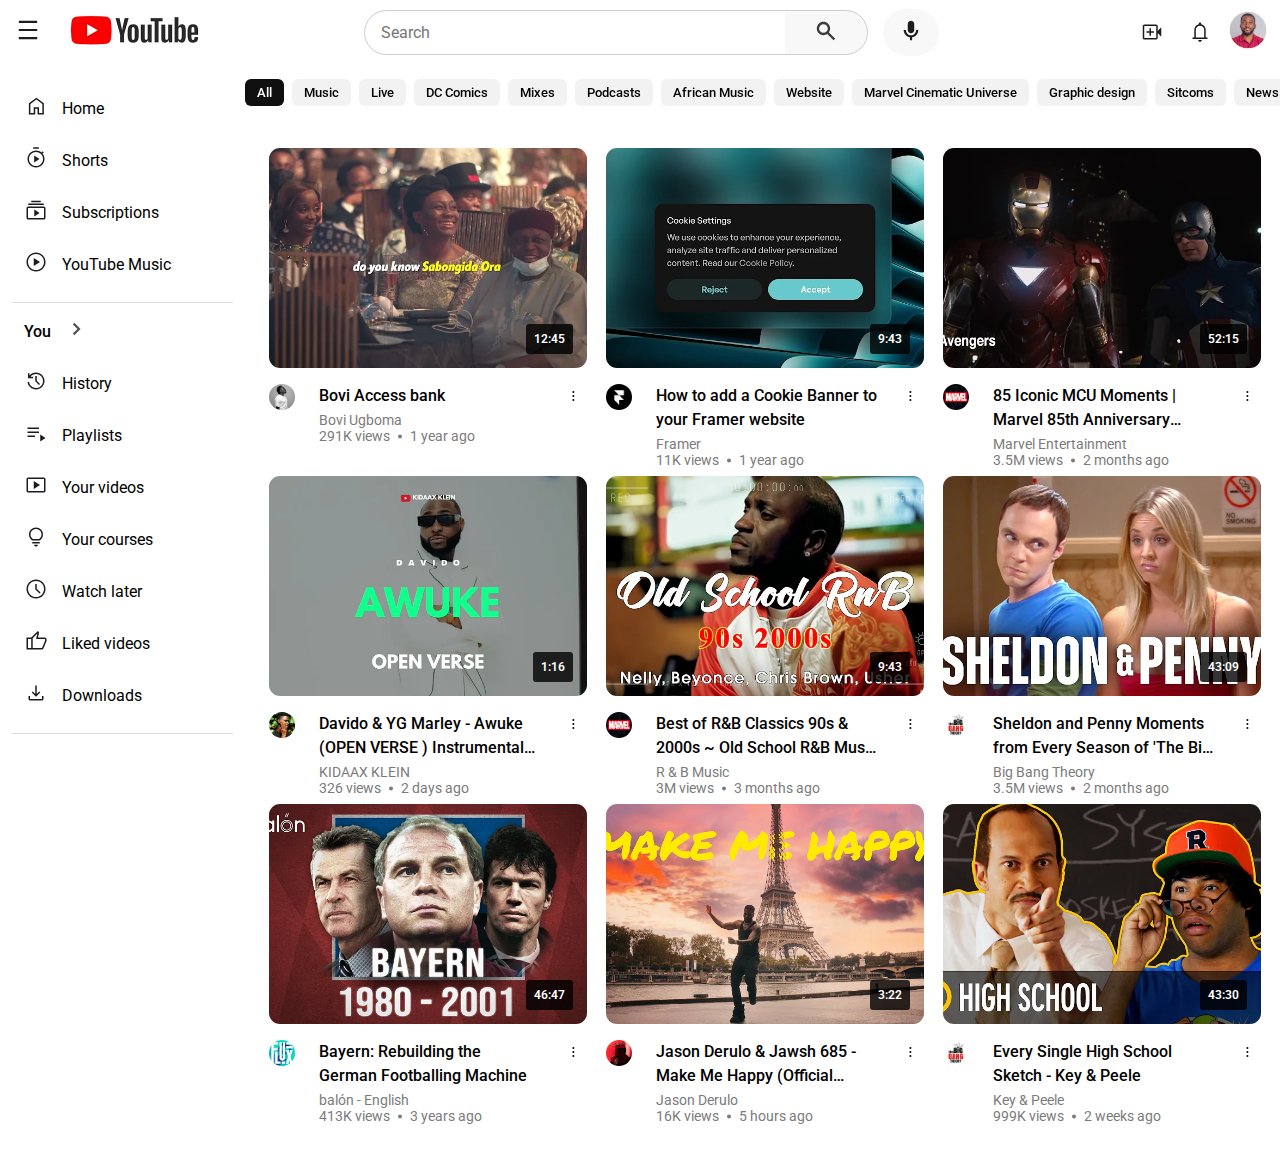
<file: index.html>
<!DOCTYPE html>
<html lang="en">
<head>
    <meta charset="UTF-8">
    <meta name="viewport" content="width=device-width, initial-scale=1.0">
    <title> Youtube clone </title>
    <link rel="stylesheet" href="./style.css">
</head>

<body>

<div class="main-container">

    <div class="header">

        <div class="sidebar-menu-and-logo">

            <div class="icon-container"> 
                <img src="./icons/density_medium.svg" alt="menu">
            </div>
            <div class="logo-container">
                <img src="./youtube assets/youtbe logo.png" alt="">
            </div>

        </div>

        <div class="search-and-mic-container">

            <div class="search-and-button-container">
                <form class="search-form" >
                    <input class="search-input" type="text" name="search" placeholder="Search">
                    <div class="search-button-container">
                        <button>
                            <img src="./icons/search.svg" alt="search">
                        </button>
                    </div>
                    
                </form>  
            </div>

            <div class="mic-button-container">
                <button>
                    <img src="./icons/mic.svg" alt="mic">
                </button>
            </div>
            


        </div>
        
        <div class="right-content-container">

            <div class="nav-link">
                <img src="./icons/video_call.svg" alt="Notifications">
            </div>

            <div class="nav-link">
                <img src="./icons/notifications.svg" alt="Notifications">
            </div>


            <div class="profile-picture">
                <img src="./youtube assets/profile picture.svg" alt="profile-pitcure">
            </div>
        </div>

    </div>

    <div class="body">

        <div class="side-bar-container">

            <div class="sections-container">

                <div class="section top"> 

                    <div class="menu-item">
                        <div class="menu-icon-container">
                            <img src="./icons/home.svg" alt="Home">
                        </div>
                        <div class="menu-title">
                            <p> Home </p>
                        </div>
                    </div>
    
                    <div class="menu-item">
                        <div class="menu-icon-container">
                            <img src="./icons/timer_play.svg" alt="Home">
                        </div>
                        <div class="menu-title">
                            <p> Shorts </p>
                        </div>
                    </div>
    
                    <div class="menu-item">
                        <div class="menu-icon-container">
                            <img src="./icons/subscriptions.svg" alt="Home">
                        </div>
                        <div class="menu-title">
                            <p> Subscriptions </p>
                        </div>
                    </div>
    
                    <div class="menu-item">
                        <div class="menu-icon-container">
                            <img src="./icons/play_circle.svg" alt="Home">
                        </div>
                        <div class="menu-title">
                            <p> YouTube Music </p>
                        </div>
                    </div>
    
                </div>
    
                <div class="line">
                    <img src="./icons/Line 4.svg" alt="">
                </div>
    
                <div class="section second"> 
    
                    <div class="section-header">
                        <div class="menu-title">
                            <p> You </p>
                        </div>
                        <div class="menu-icon-container">
                            <img src="./icons/chevron_right.svg" alt="You">
                        </div>
                        
                    </div>
    
                    <div class="menu-item">
                        <div class="menu-icon-container">
                            <img src="./icons/history.svg" alt="Home">
                        </div>
                        <div class="menu-title">
                            <p> History </p>
                        </div>
                    </div>
    
                    <div class="menu-item">
                        <div class="menu-icon-container">
                            <img src="./icons/playlist_play.svg" alt="Playlists">
                        </div>
                        <div class="menu-title">
                            <p> Playlists </p>
                        </div>
                    </div>
    
                    <div class="menu-item">
                        <div class="menu-icon-container">
                            <img src="./icons/smart_display.svg" alt="Your videos">
                        </div>
                        <div class="menu-title">
                            <p> Your videos </p>
                        </div>
                    </div>
    
                    <div class="menu-item">
                        <div class="menu-icon-container">
                            <img src="./icons/lightbulb.svg" alt="Your courses">
                        </div>
                        <div class="menu-title">
                            <p> Your courses </p>
                        </div>
                    </div>
    
                    <div class="menu-item">
                        <div class="menu-icon-container">
                            <img src="./icons/schedule.svg" alt="Watch later">
                        </div>
                        <div class="menu-title">
                            <p> Watch later </p>
                        </div>
                    </div>
    
                    <div class="menu-item">
                        <div class="menu-icon-container">
                            <img src="./icons/thumb_up.svg" alt="Liked videos">
                        </div>
                        <div class="menu-title">
                            <p> Liked videos </p>
                        </div>
                    </div>
    
                    <div class="menu-item">
                        <div class="menu-icon-container">
                            <img src="./icons/download.svg" alt="Liked videos">
                        </div>
                        <div class="menu-title">
                            <p> Downloads </p>
                        </div>
                    </div>
    
                </div>
    
                <div class="line">
                    <img src="./icons/Line 4.svg" alt="">
                </div>

            </div>
            
           

        </div>

        <div  class="filter-and-content-container">

            <div class="filter-chips-container">

                <div class="filter active">
                    <button> All </button>
                </div>

                <div class="filter inactive">
                    <button> Music </button>
                </div>

                <div class="filter inactive">
                    <button> Live </button>
                </div>

                <div class="filter inactive">
                    <button> DC Comics </button>
                </div>

                <div class="filter inactive">
                    <button> Mixes </button>
                </div>

                <div class="filter inactive">
                    <button> Podcasts </button>
                </div>

                <div class="filter inactive">
                    <button> African Music </button>
                </div>

                <div class="filter inactive">
                    <button> Website </button>
                </div>

                <div class="filter inactive">
                    <button> Marvel Cinematic Universe </button>
                </div>

                <div class="filter inactive">
                    <button> Graphic design </button>
                </div>

                <div class="filter inactive">
                    <button> Sitcoms </button>
                </div>

                <div class="filter inactive">
                    <button> News </button>
                </div>

                <div class="filter inactive">
                    <button> Algorithms </button>
                </div>

                <div class="filter inactive">
                    <button> Highlight films </button>
                </div>

                <div class="filter inactive">
                    <button> Premier League </button>
                </div>

                <div class="filter inactive">
                    <button> Premier League </button>
                </div>
                
            </div>

            <div class="content-container">

                <div class="content-row-container">

    <!-- Content card 1 -->

                    <div class="content-card">

                        <div class="card-image-container">
                            <div class="time-stamp">
                                <p> 12:45 </p>
                            </div>
                        </div>

                        <div class="bottom-content-container"> 

                            <div class="account-image">
                                <img src="./Account images/bovi-profile-image.jpg" alt="">
                            </div>

                            <div class="text-container">
                                <div class="title">
                                    <p> Bovi Access bank </p>
                                </div>

                                <div class="account-and-metrics-container">

                                <div class="account-name">
                                    <p> Bovi Ugboma </p>
                                </div>
                                <div class="metrics-container">

                                    <div class="views"> 
                                        <p> 291K views </p>
                                    </div>
                                    <div class="divider-dot">
                                        <img src="./icons/dividier dot.svg" alt="">
                                    </div>
                                    <div class="duration"> 
                                        <p> 1 year ago </p>
                                    </div>

                                </div>

                                </div>
                            </div>

                            <div class="more-container">
                                <img src="./icons/more_vert.svg" alt="more">
                            </div>

                        </div>




                    </div>
    <!--Content card 2  -->
                    <div class="content-card">

                        <div class="card-image-container two">
                            <div class="time-stamp">
                                <p> 9:43 </p>
                            </div>
                        </div>

                        <div class="bottom-content-container"> 

                            <div class="account-image">
                                <img src="./Account images/framer.jpg" alt="">
                            </div>

                            <div class="text-container">
                                <div class="title">
                                    <p> How to add a Cookie Banner to your Framer website </p>
                                </div>

                                <div class="account-and-metrics-container">

                                <div class="account-name">
                                    <p> Framer </p>
                                </div>
                                <div class="metrics-container">

                                    <div class="views"> 
                                        <p> 11K views </p>
                                    </div>
                                    <div class="divider-dot">
                                        <img src="./icons/dividier dot.svg" alt="">
                                    </div>
                                    <div class="duration"> 
                                        <p> 1 year ago </p>
                                    </div>

                                </div>

                                </div>
                            </div>

                            <div class="more-container">
                                <img src="./icons/more_vert.svg" alt="more">
                            </div>

                        </div>




                    </div>

    <!--Content card 3  -->
                    <div class="content-card">

                        <div class="card-image-container three">
                            <div class="time-stamp">
                                <p> 52:15 </p>
                            </div>
                        </div>

                        <div class="bottom-content-container"> 

                            <div class="account-image">
                                <img src="./Account images/marvel logo.jpg" alt="">
                            </div>

                            <div class="text-container">
                                <div class="title">
                                    <p> 85 Iconic MCU Moments | Marvel 85th Anniversary Compilation (4K) </p>
                                </div>

                                <div class="account-and-metrics-container">

                                <div class="account-name">
                                    <p> Marvel Entertainment </p>
                                </div>
                                <div class="metrics-container">

                                    <div class="views"> 
                                        <p> 3.5M views </p>
                                    </div>
                                    <div class="divider-dot">
                                        <img src="./icons/dividier dot.svg" alt="">
                                    </div>
                                    <div class="duration"> 
                                        <p> 2 months ago </p>
                                    </div>

                                </div>

                                </div>
                            </div>

                            <div class="more-container">
                                <img src="./icons/more_vert.svg" alt="more">
                            </div>

                        </div>




                    </div>

    <!--Content card 4  -->
                    <div class="content-card">

                        <div class="card-image-container four">
                            <div class="time-stamp">
                                <p> 1:16 </p>
                            </div>
                        </div>

                        <div class="bottom-content-container"> 

                            <div class="account-image">
                                <img src="./Account images/card 4.jpg" alt="">
                            </div>

                            <div class="text-container">
                                <div class="title">
                                    <p> Davido & YG Marley - Awuke (OPEN VERSE ) Instrumental BEAT + HOOK </p>
                                </div>

                                <div class="account-and-metrics-container">

                                <div class="account-name">
                                    <p> KIDAAX KLEIN </p>
                                </div>
                                <div class="metrics-container">

                                    <div class="views"> 
                                        <p> 326 views </p>
                                    </div>
                                    <div class="divider-dot">
                                        <img src="./icons/dividier dot.svg" alt="">
                                    </div>
                                    <div class="duration"> 
                                        <p> 2 days ago </p>
                                    </div>

                                </div>

                                </div>
                            </div>

                            <div class="more-container">
                                <img src="./icons/more_vert.svg" alt="more">
                            </div>

                        </div>




                    </div>

    <!--Content card 5  -->
                    <div class="content-card">

                        <div class="card-image-container five">
                            <div class="time-stamp">
                                <p> 9:43 </p>
                            </div>
                        </div>

                        <div class="bottom-content-container"> 

                            <div class="account-image">
                                <img src="./Account images/marvel logo.jpg" alt="">
                            </div>

                            <div class="text-container">
                                <div class="title">
                                    <p> Best of R&B Classics 90s & 2000s ~ Old School R&B Music Ever 🎶 Akon, Rihanna, Usher, Ne Yo, </p>
                                </div>

                                <div class="account-and-metrics-container">

                                <div class="account-name">
                                    <p> R & B Music </p>
                                </div>
                                <div class="metrics-container">

                                    <div class="views"> 
                                        <p> 3M views </p>
                                    </div>
                                    <div class="divider-dot">
                                        <img src="./icons/dividier dot.svg" alt="">
                                    </div>
                                    <div class="duration"> 
                                        <p> 3 months ago </p>
                                    </div>

                                </div>

                                </div>
                            </div>

                            <div class="more-container">
                                <img src="./icons/more_vert.svg" alt="more">
                            </div>

                        </div>




                    </div>

    <!--Content card 6  -->
                    <div class="content-card">

                        <div class="card-image-container six">
                            <div class="time-stamp">
                                <p> 43:09 </p>
                            </div>
                        </div>

                        <div class="bottom-content-container"> 

                            <div class="account-image">
                                <img src="./Account images/big bang.jpg" alt="">
                            </div>

                            <div class="text-container">
                                <div class="title">
                                    <p> Sheldon and Penny Moments from Every Season of 'The Big Bang Theory' </p>
                                </div>

                                <div class="account-and-metrics-container">

                                <div class="account-name">
                                    <p> Big Bang Theory </p>
                                </div>
                                <div class="metrics-container">

                                    <div class="views"> 
                                        <p> 3.5M views </p>
                                    </div>
                                    <div class="divider-dot">
                                        <img src="./icons/dividier dot.svg" alt="">
                                    </div>
                                    <div class="duration"> 
                                        <p> 2 months ago </p>
                                    </div>

                                </div>

                                </div>
                            </div>

                            <div class="more-container">
                                <img src="./icons/more_vert.svg" alt="more">
                            </div>

                        </div>




                    </div>

    <!--Content card 7  -->
                    <div class="content-card">

                        <div class="card-image-container seven">
                            <div class="time-stamp">
                                <p> 46:47 </p>
                            </div>
                        </div>

                        <div class="bottom-content-container"> 

                            <div class="account-image">
                                <img src="./Account images/7.jpg" alt="">
                            </div>

                            <div class="text-container">
                                <div class="title">
                                    <p> Bayern: Rebuilding the German Footballing Machine </p>
                                </div>

                                <div class="account-and-metrics-container">

                                <div class="account-name">
                                    <p> balón - English </p>
                                </div>
                                <div class="metrics-container">

                                    <div class="views"> 
                                        <p> 413K views </p>
                                    </div>
                                    <div class="divider-dot">
                                        <img src="./icons/dividier dot.svg" alt="">
                                    </div>
                                    <div class="duration"> 
                                        <p> 3 years ago </p>
                                    </div>

                                </div>

                                </div>
                            </div>

                            <div class="more-container">
                                <img src="./icons/more_vert.svg" alt="more">
                            </div>

                        </div>




                    </div>

    <!--Content card 8  -->
                    <div class="content-card">

                        <div class="card-image-container eight">
                            <div class="time-stamp">
                                <p> 3:22 </p>
                            </div>
                        </div>

                        <div class="bottom-content-container"> 

                            <div class="account-image">
                                <img src="./Account images/jason derulo.jpg" alt="">
                            </div>

                            <div class="text-container">
                                <div class="title">
                                    <p> Jason Derulo & Jawsh 685 - Make Me Happy (Official Music Video) </p>
                                </div>

                                <div class="account-and-metrics-container">

                                <div class="account-name">
                                    <p> Jason Derulo </p>
                                </div>
                                <div class="metrics-container">

                                    <div class="views"> 
                                        <p> 16K views </p>
                                    </div>
                                    <div class="divider-dot">
                                        <img src="./icons/dividier dot.svg" alt="">
                                    </div>
                                    <div class="duration"> 
                                        <p> 5 hours ago </p>
                                    </div>

                                </div>

                                </div>
                            </div>

                            <div class="more-container">
                                <img src="./icons/more_vert.svg" alt="more">
                            </div>

                        </div>




                    </div>

    <!--Content card 9  -->
                    <div class="content-card">

                        <div class="card-image-container nine">
                            <div class="time-stamp">
                                <p> 43:30 </p>
                            </div>
                        </div>

                        <div class="bottom-content-container"> 

                            <div class="account-image">
                                <img src="./Account images/big bang.jpg" alt="">
                            </div>

                            <div class="text-container">
                                <div class="title">
                                    <p> Every Single High School Sketch - Key & Peele </p>
                                </div>

                                <div class="account-and-metrics-container">

                                <div class="account-name">
                                    <p> Key & Peele </p>
                                </div>
                                <div class="metrics-container">

                                    <div class="views"> 
                                        <p> 999K views </p>
                                    </div>
                                    <div class="divider-dot">
                                        <img src="./icons/dividier dot.svg" alt="">
                                    </div>
                                    <div class="duration"> 
                                        <p> 2 weeks ago </p>
                                    </div>

                                </div>

                                </div>
                            </div>

                            <div class="more-container">
                                <img src="./icons/more_vert.svg" alt="more">
                            </div>

                        </div>




                    </div>

                </div>

            </div>

        </div>

    </div>

</div>
    
</body>

</html>
</file>
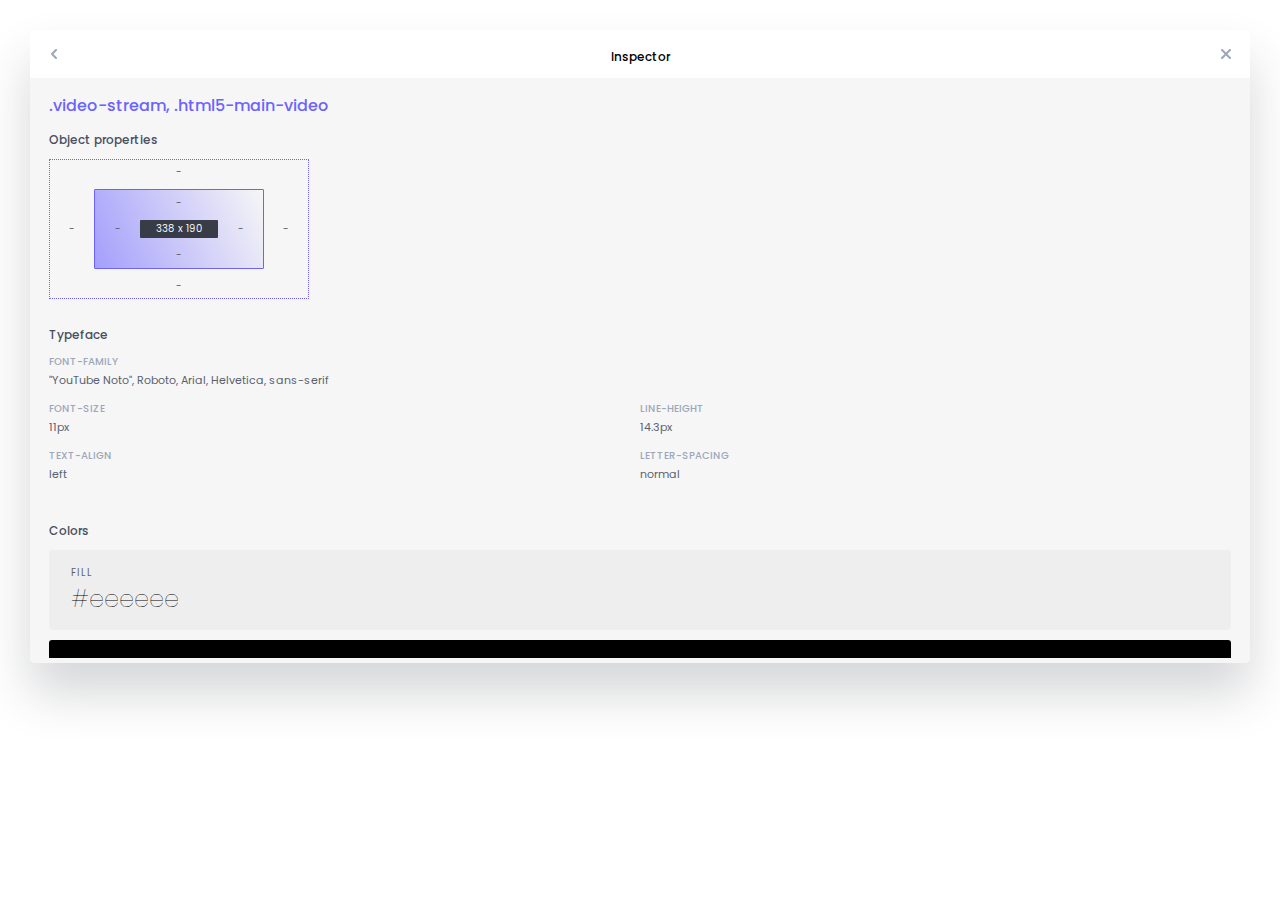
<file: Images/YouTube_files/saved_resource(1).html>
<!-- saved from url=(0011)about:blank -->
<html><head><meta http-equiv="Content-Type" content="text/html; charset=UTF-8"><style type="text/css">@import url(https://fonts.googleapis.com/css?family=Poppins:300,400,500&subset=latin-ext);.header {
    text-align: center;
    padding: 14px;
    position: relative;
    line-height: 1.5rem;
}

.header h3 {
    font-size: 1.2rem;
    color: black;
    margin-top: 5px;
}

.header__back, .header__close {
    position: absolute;
    display: flex;
    justify-content: center;
    align-items: center;
    top: 0;
    width: 48px;
    height: 48px;
    cursor: pointer;
    fill: #9da6b8;
}

.header__back {
    left: 0;
}

.header__close {
    right: 0;
}.inspector {
    background: white;
    border-radius: 5px;
    box-shadow: 0 30px 50px 0 rgba(44,49,59,0.20);
    max-height: 675px;
    min-width: 310px;
}

.inspector__content {
    background: #f6f6f6;
    padding: 10px 19px;
    overflow-y: scroll;
    overflow-x: hidden;
    max-height: 560px;
}

.inspector__content--small {
    padding: 0;
    height: 545px;
}

html {
    font-size: 62.5%;
}

body {
    font-size: 1.1rem;
    color: #5a6170;
    font-family: "Poppins", sans-serif;
    margin: 30px;
}

h1, h2, h3, h4, h5, h6 {
    margin: 0;
    color: #9da6b8;
    font-family: "Poppins", sans-serif;
    font-weight: 500;
}

h4 {
    font-size: 1rem;
    text-transform: uppercase;
}.group-name {
    color: #6c63ff;
    padding: 5px 0 3px 0;
    font-size: 1.6rem;
}

.color-property {
    height: 80px;
    display: flex;
    align-items: center;
    justify-content: space-between;
}

.color-property:not(:first-child) {
    position: relative;
}

.color-property__group.color-property {
    position: relative;
    border-radius: 3px;
    margin: 10px 0;
}

.color-property:hover h1 {
    opacity: 0.8;
}

.color-property:hover .color-property--copy {
    opacity: 1;
}

.color-property--name-wrapper {
    margin-left: 22px;
}

.color-property--name {
    opacity: 0.6;
    letter-spacing: 1px;
    font-size: 1rem;
    text-transform: uppercase;
}

.color-property h1 {
    font-size: 2.4rem;
    font-weight: lighter;
}

.color-property--copy {
    margin: 6px 22px;
    padding: 12px;
    border-radius: 18px;
    opacity: 0;
    transition: all 0.5s;
    cursor: pointer;
}

.property {
    display: inline-block;
    width: 50%;
}

.property__wide {
    width: 100%;
}

.property__tall {
    margin-bottom: 5px;
}

.property__color, .property__asset {
    display: inline-block;
    width: 20px;
    height: 20px;
    transform: translateY(6px);
    margin-right: 5px;
    border-radius: 10px;
}

.property__asset {
    background-size: cover !important;
    background-position: center;
    flex-shrink: 0;
}

.property__asset-container {
    text-decoration: none;
    color: inherit;
    display: flex;
    align-items: center;
    padding: 0 19px;
    box-sizing: border-box;
}

.property__asset-container:hover {
    background: white;
}

.property__asset-description {
    overflow: hidden;
    text-overflow: ellipsis;
}

.property__value {
    margin: 2px 0 12px 0;
    display: inline-block;
}

.property-group__header {
    color: #484e5d;
    margin: 10px 0;
    font-size: 1.2rem;
}

.property-group {
    margin-bottom: 27px;
}

.og-image {
    width: 100%;
}

.box {
    display: flex;
    flex-direction: column;
    border-radius: 1px;
    font-size: 1rem;
    border-radius: 1px;
}

.box__margin {
    height: 138px;
    width: 258px;
    border: dotted 1px #6c63ff;
}

.box__padding {
    height: 78px;
    width: 168px !important;
    flex-shrink: 0;
    background-image: linear-gradient(65deg, rgba(107, 98, 255, 0.59), rgba(107, 98, 255, 0));
    border: solid 1px #6c63ff;
}

.box__node {
    color: #f4f6f9;
    background: #373c46;
    flex-shrink: 0;
    min-height: 18px;
    width: 78px !important;
}

.box__row {
    flex-direction: row;
    align-items: center;
}

.box > * {
    width: 100%;
    text-align: center;
}

.box:not(.box__row) {
    justify-content: space-around;
}

.round-handler {
    height: 5px;
    border-bottom-left-radius:5px;
    border-bottom-right-radius:5px;
    background-color: #f6f6f6;
}

.image-model__image {
    width: calc(100% + 38px);
    position: relative;
    left: -19px;
}

.image-model__name {
    margin-top: 30px;
    font-size: 1.4rem;
    font-weight: 500;
    color: #373c46;
}

.image-model__size {
    font-size: 1.4rem;
    color: #7c869b;
    margin-top: 12px;
}

.image-model__button {
    border-radius: 2px;
    background: #6c63ff;
    color: #ffffff;
    fill: #ffffff;
    border: none;
    outline: none;
    display: flex;
    padding: 12px 9px;
    cursor: pointer;
}
.image-model__button span {
    font-size: 10px;
    letter-spacing: 1.1px;
    margin-left: 7px;
    display: inline-block;
}

.image-model a {
    text-decoration: none;
}.tabs {
    list-style: none;
    padding: 0;
    margin: 0;
    display: flex;
    justify-content: space-around;
}

.tabs li {
    width: 100%;
}

.tab {
    display: inline-block;
    text-align: center;
    flex-grow: 1;
    padding: 16px 0;
    color: #9da6b8;
    fill: #9da6b8;
    cursor: pointer;
    width: 100%
}

.tab > div {
    position: relative;
    display: inline-block;
}

.tab > div:after {
    position: absolute;
    content: ' ';
    left: 2px;
    right: 2px;
    bottom: -8px;
}

.tab__active > div:after {
    border-bottom: 2px solid #6c63ff;
}

.tab:hover {
    background-color: rgba(243, 245, 249, 0.5);
}

.tab svg {
    min-height: 16px;
}

.tab__active {
    color: #6c63ff;
    fill: #6c63ff;
}

.inspector__tab--padding {
    padding: 10px 19px;
}.assets-container {
    width: 100%;
    display: flex;
    flex-wrap: wrap;
}

.asset {
    width: 50%;
    padding-bottom: 50%;
    overflow: hidden;
    margin:0;
    position: relative;
    background: url('data:image/svg+xml;utf8,<svg viewBox="0 0 2 2" xmlns="http://www.w3.org/2000/svg"><rect x="0" y="0" width="2" height="2" fill="#ffffff"/><rect x="1" y="0" width="1" height="1" fill="#f6f6f6"/><rect x="0" y="1" width="1" height="1" fill="#f6f6f6"/></svg>');
    background-size: 10px;
    will-change: transform;
}

.asset--properties {
    opacity: 0;
    transition: all 0.5s;
}

.asset--image {
    position: absolute;
    height: 100%;
    top: 50%;
    left: 50%;
    transform: translate(-50%, -50%);
}

.asset:hover .asset--properties {
    opacity: 1;
}
.asset:hover .asset--download {
    transform: translateY(0);
}

.asset:hover .asset--description {
    transform: translateY(0);
}

.asset--download {
    display: flex;
    align-items: center;
    position: absolute;
    background: #7d808e;
    text-decoration: none;
    color: white;
    fill: white;
    font-weight: bold;
    border-radius: 50px;
    left: 6px;
    top: 6px;
    padding: 2px 10px;
    transform: translateY(-30px);
    transition: all 0.5s;
}

.asset--download:hover {
    fill: #6c63ff;
    color: #373c46;
    background: white;
}

.asset--download > *:first-child {
    margin-right: 5px;
}

.asset__download > span {
    transform: translateY(1px);
}

.asset--description {
    position: absolute;
    overflow: hidden;
    left: 0;
    right: 0;
    bottom: 0;
    padding: 6px;
    background: rgba(0,0,0,0.5);
    transform: translateY(100%);
    transition: all 0.5s;
}


.asset--description__name {
    color: white;
    white-space: nowrap;
    overflow: hidden;
    word-break: keep-all;
    text-overflow: ellipsis;
}

.asset--description__size {
    color: #a7aaae;
}

.download-assets {
    position: absolute;
    font-weight: bold;
    color: #6c63ff;
    text-transform: none;
    top: 20px;
    cursor: pointer;
}.tooltip--wrapper {
    display: flex;
    flex-direction: column;
    align-items: center;
}

.tooltip {
    position: absolute;
    opacity: 0;
    transition: all 0.5s;
    color: #c6d0e4;
    display: flex;
    flex-direction: column;
    align-items: center;
    transform: translateY(-150%);
    pointer-events: none;
    font-weight: bold;
    font-size: 0.9rem;
    letter-spacing: 1px;
}

.tooltip--content {
    border-radius: 2px;
    padding: 6px 9px;
    background-color: #373c46;
    box-shadow: 0 4px 8px 0 rgba(44, 48, 59, 0.3);
    text-transform: uppercase;
}

.tooltip--wrapper:hover > .tooltip{
    opacity: 1;
    transform: translateY(-100%);
}

.tooltip:after {
    content: ' ';
    display: block;
    width: 0;
    height: 0;
    border-left: 5px solid transparent;
    border-right: 5px solid transparent;
    border-top: 5px solid #373c46;
}.notification--wrapper {
    position: relative;
    width: 100%;
    z-index: 100000;
}

.notification {
    opacity: 0;
    position: absolute;
    pointer-events: none;
    transition: all 0.5s;
    display: flex;
    overflow: hidden;
    justify-content: center;
    align-items: flex-start;
    width: 100%;
    min-height: 100px;
}

.notification__show {
    opacity: 1;
}

.notification--content {
    padding: 9px 10px;
    border-radius: 1px;
    background: #373c46;
    color: #c6d0e4;
    text-transform: uppercase;
    transition: all 0.5s;
    transform: translateY(-50%);
    font-weight: bold;
    font-size: 1rem;
    letter-spacing: 1px;
    box-shadow: 0 4px 9px 0 rgba(44, 48, 59, 0.6);
}

.notification__show .notification--content {
    transform: translateY(10px);
}.coffee {
    display: flex;
    align-items: center;
    background: #FFFFFF;
    /* Neutrals/N30 */
    
    border: 1px solid #E6E6E6;
    border-radius: 5px;
    padding: 12px;
    gap: 12px;

    text-decoration: none;
}

.coffee:hover {
    cursor: pointer;
    border-color: #7241FF;
}

.coffee:hover .coffee--icon-wrapper svg {
    fill: #7241FF !important;
}

.coffee--icon-wrapper {
    display: flex;
    flex-grow: 1;
    justify-content: flex-end;

    
}

.coffee--icon-wrapper svg {
    rotate: 180deg;
    fill: #999999
}

.coffee--text-wrapper {
    color: #1F1F1F;
}

.coffee--text-wrapper span {
    font-style: normal;
font-weight: 500;
font-size: 10px;
line-height: 100%;
/* identical to box height, or 10px */

letter-spacing: 0.06em;
text-transform: uppercase;

/* Neutrals/N60 */

color: #999999;
}

.coffee--text-wrapper h1 {
    font-style: normal;
font-weight: 400;
font-size: 14px;
line-height: 100%;
/* identical to box height, or 14px */

letter-spacing: 0.02em;

/* Neutrals/N100 */

color: #1F1F1F;
margin-top: 4px;
}
</style></head><body><div data-reactroot=""><div class="inspector"><div class="header"><div class="header__back"><div class="tooltip--wrapper"><div class="tooltip"><div class="tooltip--content">Back</div></div><div><!--?xml version="1.0" encoding="UTF-8"?-->
<svg width="6px" height="10px" viewBox="0 0 6 10" version="1.1" xmlns="http://www.w3.org/2000/svg" xmlns:xlink="http://www.w3.org/1999/xlink">
    <g id="CSS-Peeper-2.0" stroke="none" stroke-width="1" fill-rule="evenodd">
        <g id="csspeeper-icons" transform="translate(-425.000000, -353.000000)" fill-rule="nonzero">
            <path d="M430.707107,354.707107 C431.097631,354.316582 431.097631,353.683418 430.707107,353.292893 C430.316582,352.902369 429.683418,352.902369 429.292893,353.292893 L425.292893,357.292893 C424.902369,357.683418 424.902369,358.316582 425.292893,358.707107 L429.292893,362.707107 C429.683418,363.097631 430.316582,363.097631 430.707107,362.707107 C431.097631,362.316582 431.097631,361.683418 430.707107,361.292893 L427.414214,358 L430.707107,354.707107 Z" id="back-ico"></path>
        </g>
    </g>
</svg></div></div></div><h3>Inspector</h3><div class="header__close"><div class="tooltip--wrapper"><div class="tooltip"><div class="tooltip--content">Quit</div></div><div><!--?xml version="1.0" encoding="UTF-8"?-->
<svg width="10px" height="10px" viewBox="0 0 10 10" version="1.1" xmlns="http://www.w3.org/2000/svg" xmlns:xlink="http://www.w3.org/1999/xlink">
    <g id="CSS-Peeper-2.0" stroke="none" stroke-width="1" fill-rule="evenodd">
        <g id="csspeeper-icons" transform="translate(-350.000000, -272.000000)" fill-rule="nonzero">
            <path d="M356.414214,277 L359.707107,273.707107 C360.097631,273.316582 360.097631,272.683418 359.707107,272.292893 C359.316582,271.902369 358.683418,271.902369 358.292893,272.292893 L355,275.585786 L351.707107,272.292893 C351.316582,271.902369 350.683418,271.902369 350.292893,272.292893 C349.902369,272.683418 349.902369,273.316582 350.292893,273.707107 L353.585786,277 L350.292893,280.292893 C349.902369,280.683418 349.902369,281.316582 350.292893,281.707107 C350.683418,282.097631 351.316582,282.097631 351.707107,281.707107 L355,278.414214 L358.292893,281.707107 C358.683418,282.097631 359.316582,282.097631 359.707107,281.707107 C360.097631,281.316582 360.097631,280.683418 359.707107,280.292893 L356.414214,277 Z" id="close-ico"></path>
        </g>
    </g>
</svg></div></div></div></div><div class="notification--wrapper"><div class="notification "><div class="notification--content"></div></div></div><section><div class="inspector__content"><h2 class="group-name">.video-stream, .html5-main-video</h2><section class="property-group"><h3 class="property-group__header">Object properties</h3><div><div class="box box__margin"><div><!-- react-text: 313 -->-<!-- /react-text --></div><div class="box box__row"><div><!-- react-text: 316 -->-<!-- /react-text --></div><div class="box box__padding"><div><!-- react-text: 319 -->-<!-- /react-text --></div><div class="box box__row"><div><!-- react-text: 322 -->-<!-- /react-text --></div><div class="box box__node"><!-- react-text: 324 -->338<!-- /react-text --><!-- react-text: 325 --> x <!-- /react-text --><!-- react-text: 326 -->190<!-- /react-text --></div><div><!-- react-text: 328 -->-<!-- /react-text --></div></div><div><!-- react-text: 330 -->-<!-- /react-text --></div></div><div><!-- react-text: 332 -->-<!-- /react-text --></div></div><div><!-- react-text: 334 -->-<!-- /react-text --></div></div></div></section><section class="property-group"><h3 class="property-group__header">Typeface</h3><div><div class="property property__wide"><h4>font-family</h4><span class="property__value">"YouTube Noto", Roboto, Arial, Helvetica, sans-serif</span></div><div class="property"><h4>font-size</h4><span class="property__value">11px</span></div><div class="property"><h4>line-height</h4><span class="property__value">14.3px</span></div><div class="property"><h4>text-align</h4><span class="property__value">left</span></div><div class="property"><h4>letter-spacing</h4><span class="property__value">normal</span></div></div></section><section class="property-group"><h3 class="property-group__header">Colors</h3><div><div class="color-property color-property__group" style="background: rgb(238, 238, 238);"><div class="color-property--name-wrapper"><span class="color-property--name" style="color: black;">Fill</span><h1 style="color: black;">#eeeeee</h1></div><div class="tooltip--wrapper"><div class="tooltip"><div class="tooltip--content">COPY</div></div><div class="color-property--copy" style="fill: rgb(238, 238, 238); background: black;"><div><!--?xml version="1.0" encoding="UTF-8"?-->
<svg width="12px" height="12px" viewBox="0 0 12 12" version="1.1" xmlns="http://www.w3.org/2000/svg" xmlns:xlink="http://www.w3.org/1999/xlink">
    <g id="CSS-Peeper-2.0" stroke="none" stroke-width="1" fill-rule="evenodd">
        <g id="csspeeper-icons" transform="translate(-424.000000, -272.000000)">
            <path d="M429.625,276.125 L431.875,278.375 L428.5,281.75 C428.5,281.75 427,282.2 427,282.5 C427,283.325 426.325,284 425.5,284 C424.675,284 424,283.325 424,282.5 C424,281.675 424.675,281 425.5,281 C425.8,281 426.25,279.5 426.25,279.5 L429.625,276.125 Z M434.425,275.825 L435.925,277.325 L434.5,278.75 L429.25,273.5 L430.675,272.075 L432.175,273.575 L433.3,272.45 C433.9,271.85 434.95,271.85 435.55,272.45 C436.15,273.05 436.15,274.1 435.55,274.7 L434.425,275.825 Z" id="colorpicker-ico"></path>
        </g>
    </g>
</svg></div></div></div></div><div class="color-property color-property__group" style="background: rgb(0, 0, 0);"><div class="color-property--name-wrapper"><span class="color-property--name" style="color: white;">Background</span><h1 style="color: white;">#000000</h1></div><div class="tooltip--wrapper"><div class="tooltip"><div class="tooltip--content">COPY</div></div><div class="color-property--copy" style="fill: rgb(0, 0, 0); background: white;"><div><!--?xml version="1.0" encoding="UTF-8"?-->
<svg width="12px" height="12px" viewBox="0 0 12 12" version="1.1" xmlns="http://www.w3.org/2000/svg" xmlns:xlink="http://www.w3.org/1999/xlink">
    <g id="CSS-Peeper-2.0" stroke="none" stroke-width="1" fill-rule="evenodd">
        <g id="csspeeper-icons" transform="translate(-424.000000, -272.000000)">
            <path d="M429.625,276.125 L431.875,278.375 L428.5,281.75 C428.5,281.75 427,282.2 427,282.5 C427,283.325 426.325,284 425.5,284 C424.675,284 424,283.325 424,282.5 C424,281.675 424.675,281 425.5,281 C425.8,281 426.25,279.5 426.25,279.5 L429.625,276.125 Z M434.425,275.825 L435.925,277.325 L434.5,278.75 L429.25,273.5 L430.675,272.075 L432.175,273.575 L433.3,272.45 C433.9,271.85 434.95,271.85 435.55,272.45 C436.15,273.05 436.15,274.1 435.55,274.7 L434.425,275.825 Z" id="colorpicker-ico"></path>
        </g>
    </g>
</svg></div></div></div></div></div></section><div></div></div></section><div class="round-handler"></div></div></div></body></html>
</file>
<file: style.css>
@import url('https://fonts.googleapis.com/css2?family=Roboto:ital,wght@0,100;0,300;0,400;0,500;0,700;0,900;1,100;1,300;1,400;1,500;1,700;1,900&display=swap');

*{
    font-family: "Roboto", sans-serif;
    margin: 0;
    padding: 0;
    box-sizing: border-box;
}

.main-container{
    width: 100%;
    height: auto;
    display: flex;
    flex-direction: column;
}

.header{
    width: 100%;
    height: 64px;
    display: flex;
    flex-direction: row;
    justify-content: space-between;
    align-items: center;
    padding: 0 0.75rem 0 0.75rem;
    position: fixed;
    top: 0;
    left: 0;
    z-index: 1;
    background-color: white;
}

.sidebar-menu-and-logo{
    width: fit-content;
    height: auto;
    display: flex;
    flex-direction: row;
    justify-content: start;
    align-items: center;
}

.icon-container{
    width: fit-content;
    height: auto;
    padding: 1rem 0.25rem 1rem 0.25rem;
    cursor: pointer;
}

.logo-container{
    width: fit-content;
    height: auto;
    padding: 1.125rem 1rem 1.125rem 1rem;
    cursor: pointer;
}

.search-and-mic-container{
    width: 50%;
    height: auto;
    display: flex;
    flex-direction: row;
    justify-content: start;
    column-gap: 1.5rem;
    align-items: center;
}

.search-and-button-container{
    width: 80%;
    height: auto;
    display: flex;
    flex-direction: row;
    outline: 1px solid #CCCCCC;
    border-radius: 50rem;
}


.search-form{
    width: 100%;
    height: auto;
    display: flex;
    flex-direction: row;
}

.body{
    width: 100%;
    height: auto;
    display: flex;
    flex-direction: row;
    justify-content: start;
    align-items: start;
    position: relative;
    margin-top: 64px;
}



.search-input{
    width: 100%;
    height: 100%;
    padding: 0.75rem 1rem 0.75rem 1rem;
    border: none;
    border-radius: 50rem 0 0 50rem;
    font-size: 1rem;
    box-sizing: border-box;
    outline: none;
}

.search-input:focus{
    border: 0.5px solid #6B7280;
}

.search-button-container{
    width: 20%;
    height: auto;
}

.search-button-container button{
    width: 100%;
    height: auto;
    padding: 0.5rem 1.25rem 0.5rem 1.25rem;
    border: none;
    border-radius: 0 50rem 50rem 0 ;
    background-color: #F8F8F8;
    cursor: pointer;
}


.search-button-container button :hover{
    background-color: #D8DBDF;
}

.mic-button-container {
    width: 2.5rem;
    height: 2.5rem;
    display: flex;
    flex-direction: column;
    justify-content: center;
    align-items: center;
    
}

.mic-button-container button{
    background-color: #F8F8F8;
    border: none;
    padding: 0.625rem 1rem 0.625rem 1rem;
    border-radius: 50rem;
    cursor: pointer;
}

.mic-button-container button:hover{
    background-color: #D8DBDF;
}



.right-content-container{
    width: fit-content;
    height: auto;
    display: flex;
    flex-direction: row;
    justify-content: end;
    align-items: center;
    column-gap: 0.5rem;
}

.nav-link{
    width: 2.5rem;
    height: 2.5rem;
    display: flex;
    flex-direction: column;
    justify-content: center;
    align-items: center;
    cursor: pointer;
}

.side-bar-container{
    width: 245px;
    height: 100vh;
    display: flex;
    flex-direction: column;
    padding: 1.25rem 0.75rem 4rem 0.75rem;
    position: fixed;
    background-color: white;
}

.sections-container{
    width: 100%;
    height: auto;
    overflow-y: auto;

}

.line{
    width: 100%;
    height: auto;
}

.line img{
    width: 100%;
    height: auto;
}

.section{
    width: 100%;
    height: auto;
    display: flex;
    flex-direction: column;
    row-gap: 0.25rem;
}

.menu-item{
    width: 100%;
    height: auto;
    display: flex;
    flex-direction: row;
    justify-content: start;
    align-items: center;
    column-gap: 0.875rem;
    padding: 0.625rem 0.75rem 0.625rem 0.75rem;
    border-radius: 0.375rem;
    cursor: pointer;
}

.menu-item:hover{
    background-color: #F7F8F8;
}

.section-header{
    width: 100%;
    height: auto;
    display: flex;
    flex-direction: row;
    justify-content: start;
    align-items: center;
    column-gap: 0.875rem;
    padding: 0.625rem 0.75rem 0.625rem 0.75rem;
}

.section-header p{
    font-size: 1rem;
    font-weight: 500;
}

.filter-and-content-container{
    width: 80%;
    height: auto;
    display: flex;
    flex-direction: column;
    justify-content: start;
    align-items: start;
    margin-left: 245px;
    flex-grow: 1;
}

.filter-chips-container{
    width: 100%;
    height: 56px;
    background-color: white;
    display: flex;
    flex-direction: row;
    justify-content: start;
    align-items: center;
    column-gap: 0.5rem;
    position: fixed;
    white-space: nowrap;
    scroll-behavior: smooth;
    z-index: 1;
}

.filter{
    width: fit-content;
    height: auto;
}

.filter button{
    width: fit-content;
    height: auto;
    padding: 0.375rem 0.75rem 0.375rem 0.75rem;
    border: none;
    border-radius: 0.375rem;
    background-color: #F2F2F2;
    font-weight: 500;
    cursor: pointer;

}

.active button{
    width: fit-content;
    height: auto;
    padding: 0.375rem 0.75rem 0.375rem 0.75rem;
    border: none;
    border-radius: 0.375rem;
    background-color: #0F0F0F;
    color: white;

}

.content-container{
    width: 100%;
    height: auto;
    display: flex;
    flex-direction: column;
    row-gap: 1rem;
    padding: 1.5rem 1.25rem 1.5rem 1.25rem;
    position: relative;
    margin-top: 56px;
    overflow-y: auto;
}

.content-row-container{
    width: 100%;
    height: auto;
    display: flex;
    flex-direction: row;
    column-gap: 1rem;
    flex-wrap: wrap;
}

.content-card{
    width: 30%;
    flex-grow: 1;
    height: auto;
    display: flex;
    flex-direction: column;
    row-gap: 1rem;
    padding: 0.25rem;
    border-radius: 0.5rem;
    cursor: pointer;
}

.content-card:hover{
    background-color: #F7F8F8;
}

.card-image-container{
    background-color: #CCCCCC;
    background-image: url("./Images/Bovi\ Access\ bank.webp");
    display: flex;
    flex-direction: column;
    justify-content: end;
    align-items: end;
    padding: 11rem 0.875rem 0.875rem 19rem;
    background-position: center;
    background-size: cover;
    background-repeat: no-repeat;
    border-radius: 0.688rem;
}

.two{
    background-color: #CCCCCC;
    background-image: url("./Images/card\ 2.webp");
    display: flex;
    flex-direction: column;
    justify-content: end;
    align-items: end;
    padding: 11rem 0.875rem 0.875rem 19rem;
    background-position: center;
    background-size: cover;
    background-repeat: no-repeat;
    border-radius: 0.688rem;
}

.three{
    background-color: #CCCCCC;
    background-image: url("./Images/card\ 3.webp");
    display: flex;
    flex-direction: column;
    justify-content: end;
    align-items: end;
    padding: 11rem 0.875rem 0.875rem 19rem;
    background-position: center;
    background-size: cover;
    background-repeat: no-repeat;
    border-radius: 0.688rem;
}

.four{
    background-color: #CCCCCC;
    background-image: url("./Images/card\ 4.webp");
    display: flex;
    flex-direction: column;
    justify-content: end;
    align-items: end;
    padding: 11rem 0.875rem 0.875rem 19rem;
    background-position: center;
    background-size: cover;
    background-repeat: no-repeat;
    border-radius: 0.688rem;
}

.five{
    background-color: #CCCCCC;
    background-image: url("./Images/rnb.webp");
    display: flex;
    flex-direction: column;
    justify-content: end;
    align-items: end;
    padding: 11rem 0.875rem 0.875rem 19rem;
    background-position: center;
    background-size: cover;
    background-repeat: no-repeat;
    border-radius: 0.688rem;
}

.six{
    background-color: #CCCCCC;
    background-image: url("./Images/big\ bang.webp");
    display: flex;
    flex-direction: column;
    justify-content: end;
    align-items: end;
    padding: 11rem 0.875rem 0.875rem 19rem;
    background-position: center;
    background-size: cover;
    background-repeat: no-repeat;
    border-radius: 0.688rem;
}

.seven {
    background-color: #CCCCCC;
    background-image: url("./Images/card\ 7.webp");
    display: flex;
    flex-direction: column;
    justify-content: end;
    align-items: end;
    padding: 11rem 0.875rem 0.875rem 19rem;
    background-position: center;
    background-size: cover;
    background-repeat: no-repeat;
    border-radius: 0.688rem;
}

.eight {
    background-color: #CCCCCC;
    background-image: url("./Images/card\ 8.webp");
    display: flex;
    flex-direction: column;
    justify-content: end;
    align-items: end;
    padding: 11rem 0.875rem 0.875rem 19rem;
    background-position: center;
    background-size: cover;
    background-repeat: no-repeat;
    border-radius: 0.688rem;
}

.nine {
    background-color: #CCCCCC;
    background-image: url("./Images/card\ nine.webp");
    display: flex;
    flex-direction: column;
    justify-content: end;
    align-items: end;
    padding: 11rem 0.875rem 0.875rem 19rem;
    background-position: center;
    background-size: cover;
    background-repeat: no-repeat;
    border-radius: 0.688rem;
}

.time-stamp{
    background-color: hsla(0, 0%, 0%, 0.8);
    color: white;
    font-size: 0.75rem;
    font-weight: 600;
    padding: 0.5rem;
    border-radius: 0.188rem;
}

.bottom-content-container{
    width: 100%;
    height: auto;
    display: flex;
    flex-direction: row;
    column-gap: 1.5rem;
    justify-content: start;
    align-items: start;
}

.account-image{
    width: 2.25rem;
    height: auto;
}

.account-image img{
    width: 100%;
    height: 100%;
    border-radius: 50rem;
}

.text-container{
    width: 100%;
    height: auto;
    display: flex;
    flex-direction: column;
    row-gap: 0.25rem;
    flex-grow: 1;
}

.title{
    width: 100%;
    height: auto;
}

.title p{
    font-size: 1rem;
    line-height: 1.5rem;
    font-weight: 500;
    display: -webkit-box;
    -webkit-line-clamp: 2;
    -webkit-box-orient: vertical;
    overflow: hidden;
}

.account-and-metrics-container{
    width: fit-content;
    height: auto;
    display: flex;
    flex-direction: column;
    justify-content: start;
    align-items: start;
}

.metrics-container{
    width: fit-content;
    height: auto;
    display: flex;
    flex-direction: row;
    justify-content: start;
    align-items: center;
    column-gap: 0.5rem;
    row-gap: 0.25rem;
}

.views .duration {
    width: fit-content;
    height: auto;
}

.account-name,.views , .duration p {
    font-size: 0.875rem;
    color: #7B7B7B;
}

.divider-dot{
    display: flex;
    flex-direction: column;
    justify-content: center;
    align-items: center;
}

.more-container{
    width: 24px;
    height: 24px;
}

.more-container img{
    width: 100%;
    height: 100%;
}

@media screen and (max-width:810px) {
    .content-row-container{
        width: 100%;
        height: auto;
        display: flex;
        flex-direction: column;
        row-gap: 1rem;
    }

    .content-card{
        width: 100%;
        flex-grow: 1;
        height: auto;
        display: flex;
        flex-direction: column;
        row-gap: 1rem;
        padding: 0.25rem;
        border-radius: 0.5rem;
        cursor: pointer;
    }
}
</file>
